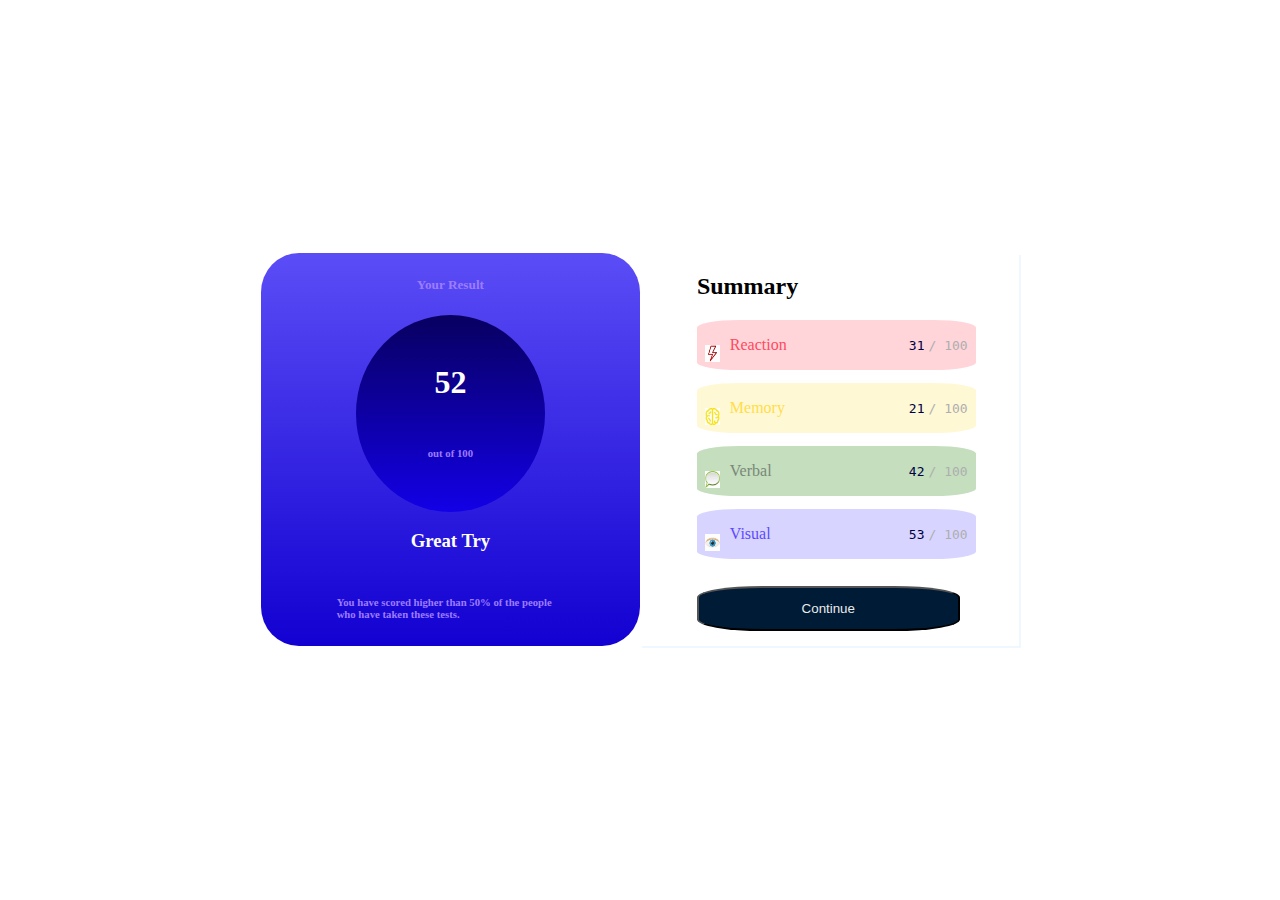
<file: index.html>
<!DOCTYPE html>
<html lang="en">
<head>
    <link rel="stylesheet" href="styles.css">
    <meta charset="UTF-8">
    <meta name="viewport" content="width=device-width, initial-scale=1.0">
    <link rel="stylesheet" href="https://cdnjs.cloudflare.com/ajax/libs/font-awesome/4.7.0/css/font-awesome.min.css">
    <title>1st Exam</title>
</head>
<body>
  <div id="One">

    <div id="Two">
        
        <div id="Three">
            <div id="Math">
            <h5>Your Result</h5>
               </div>
                <div id="Half">
            <h1>52</h1>
            <div id="Five">
            <h6>out of 100</h6>
               </div>
                </div>
               
                <div id="Six">
            <h3>Great Try</h3>
        </div>
            <div id="Quarter">
                <h6>You have scored higher than 50% of the people who have taken these tests.</h6>
            </div>
        
        </div>

        <div id="Four">
            <h2>Summary</h2>
           

                <!-- <div id="ABCDEFGUN"> -->
    
           

             

            <div id="Fourc" class="RedLollipop">
                <div id="Subdditionc">

                    <div id="Planktonc">
                        <div id="Morec">
                            <img src="redning bolt.jpg"   width="15px" height="17px">
                        </div>
        
                        <div id="Lessc">
                        <p>Reaction</p>
                        </div>
                    </div>

                    <div id="Fifteenc">
                        <p><samp id="HIJACK">31</samp> <samp class="IIC">/ 100 </samp></p>
                    </div>    
                </div>
            </div>
            <div id="Fourc" class="YellowChocolate">
                <div id="Subdditionc">

                    <div id="Planktonc">
                        <div id="Morec">
                            <img src="yelain.jpg"   width="15px" height="17px">
                        </div>
        
                        <div id="Lessc">
                        <p>Memory</p>
                        </div>
                    </div>

                    <div id="Fifteenc">
                        <p><samp id="HIJACK">21</samp> <samp class="IIC">/ 100 </samp></p>
                    </div>    
                </div>
            </div>
                    <div id="Fourc">
                        <div id="Subdditionc">

                            <div id="Planktonc">
                                <div id="Morec">
                                    <img src="grespeble.jpg"   width="15px" height="17px">
                                </div>
                
                                <div id="Lessc">
                                <p>Verbal</p>
                                </div>
                            </div>
        
                            <div id="Fifteenc">
                                <p><samp id="HIJACK">42</samp> <samp class="IIC">/ 100 </samp></p>
                            </div>    
                        </div>
                    </div>

                    <div id="Fourc" class="IndigoIceCream">
                        <div id="Subdditionc">

                            <div id="Planktonc">
                                <div id="Morec">
                                    <img src="blye.jpg"   width="15px" height="17px">
                                </div>
                
                                <div id="Lessc">
                                <p>Visual</p>
                                </div>
                            </div>
        
                            <div id="Fifteenc">
                                <p><samp id="HIJACK">53</samp> <samp class="IIC">/ 100 </samp></p>
                            </div>    
                        </div>

                        
                        
                    </div>
            
                    <div >
                           <button id="Braine">
                                Continue
                            </button> 
                        </div>
            
    </div>        
           
        

    </div>
  </div> 

  <div id="Pi">
    
  </div>
</body>
</html>
</file>
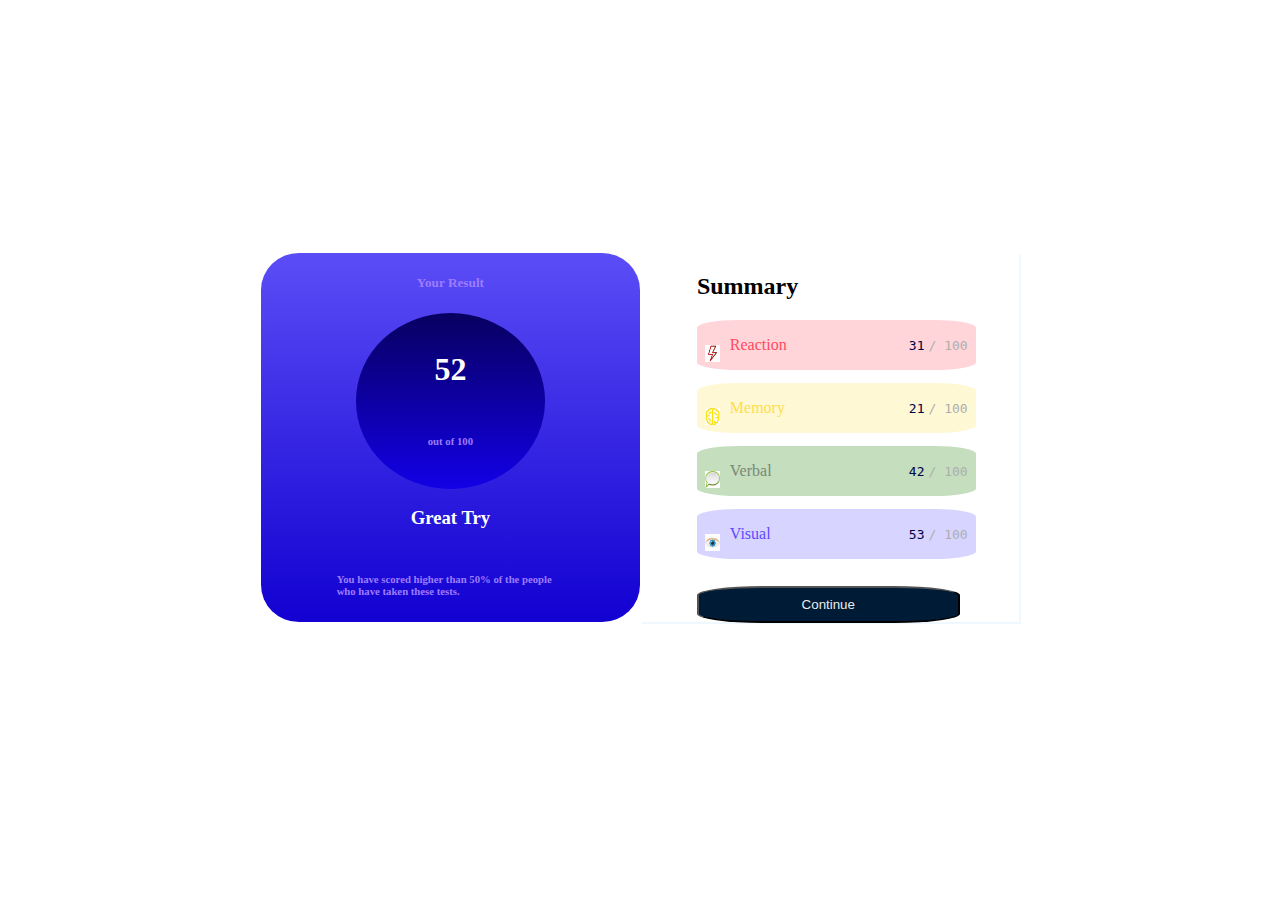
<file: 1stExam.html>
<!DOCTYPE html>
<html lang="en">
<head>
    <link rel="stylesheet" href="1stExam.css">
    <meta charset="UTF-8">
    <meta name="viewport" content="width=device-width, initial-scale=1.0">
    <link rel="stylesheet" href="https://cdnjs.cloudflare.com/ajax/libs/font-awesome/4.7.0/css/font-awesome.min.css">
    <title>1st Exam</title>
</head>
<body>
  <div id="One">

    <div id="Two">
        
        <div id="Three">
            <div id="Math">
            <h5>Your Result</h5>
               </div>
                <div id="Half">
            <h1>52</h1>
            <div id="Five">
            <h6>out of 100</h6>
               </div>
                </div>
               
                <div id="Six">
            <h3>Great Try</h3>
        </div>
            <div id="Quarter">
                <h6>You have scored higher than 50% of the people who have taken these tests.</h6>
            </div>
        
        </div>

        <div id="Four">
            <h2>Summary</h2>
           

                <!-- <div id="ABCDEFGUN"> -->
    
           

             

            <div id="Fourc" class="RedLollipop">
                <div id="Subdditionc">

                    <div id="Planktonc">
                        <div id="Morec">
                            <img src="redning bolt.jpg"   width="15px" height="17px">
                        </div>
        
                        <div id="Lessc">
                        <p>Reaction</p>
                        </div>
                    </div>

                    <div id="Fifteenc">
                        <p><samp id="HIJACK">31</samp> <samp class="IIC">/ 100 </samp></p>
                    </div>    
                </div>
            </div>
            <div id="Fourc" class="YellowChocolate">
                <div id="Subdditionc">

                    <div id="Planktonc">
                        <div id="Morec">
                            <img src="yelain.jpg"   width="15px" height="17px">
                        </div>
        
                        <div id="Lessc">
                        <p>Memory</p>
                        </div>
                    </div>

                    <div id="Fifteenc">
                        <p><samp id="HIJACK">21</samp> <samp class="IIC">/ 100 </samp></p>
                    </div>    
                </div>
            </div>
                    <div id="Fourc">
                        <div id="Subdditionc">

                            <div id="Planktonc">
                                <div id="Morec">
                                    <img src="grespeble.jpg"   width="15px" height="17px">
                                </div>
                
                                <div id="Lessc">
                                <p>Verbal</p>
                                </div>
                            </div>
        
                            <div id="Fifteenc">
                                <p><samp id="HIJACK">42</samp> <samp class="IIC">/ 100 </samp></p>
                            </div>    
                        </div>
                    </div>

                    <div id="Fourc" class="IndigoIceCream">
                        <div id="Subdditionc">

                            <div id="Planktonc">
                                <div id="Morec">
                                    <img src="blye.jpg"   width="15px" height="17px">
                                </div>
                
                                <div id="Lessc">
                                <p>Visual</p>
                                </div>
                            </div>
        
                            <div id="Fifteenc">
                                <p><samp id="HIJACK">53</samp> <samp class="IIC">/ 100 </samp></p>
                            </div>    
                        </div>
                    </div>
            
            <button id="Braine">
                Continue
            </button>
    </div>        
           
        

    </div>
  </div> 

  <div id="Pi">
    
  </div>
</body>
</html>
</file>
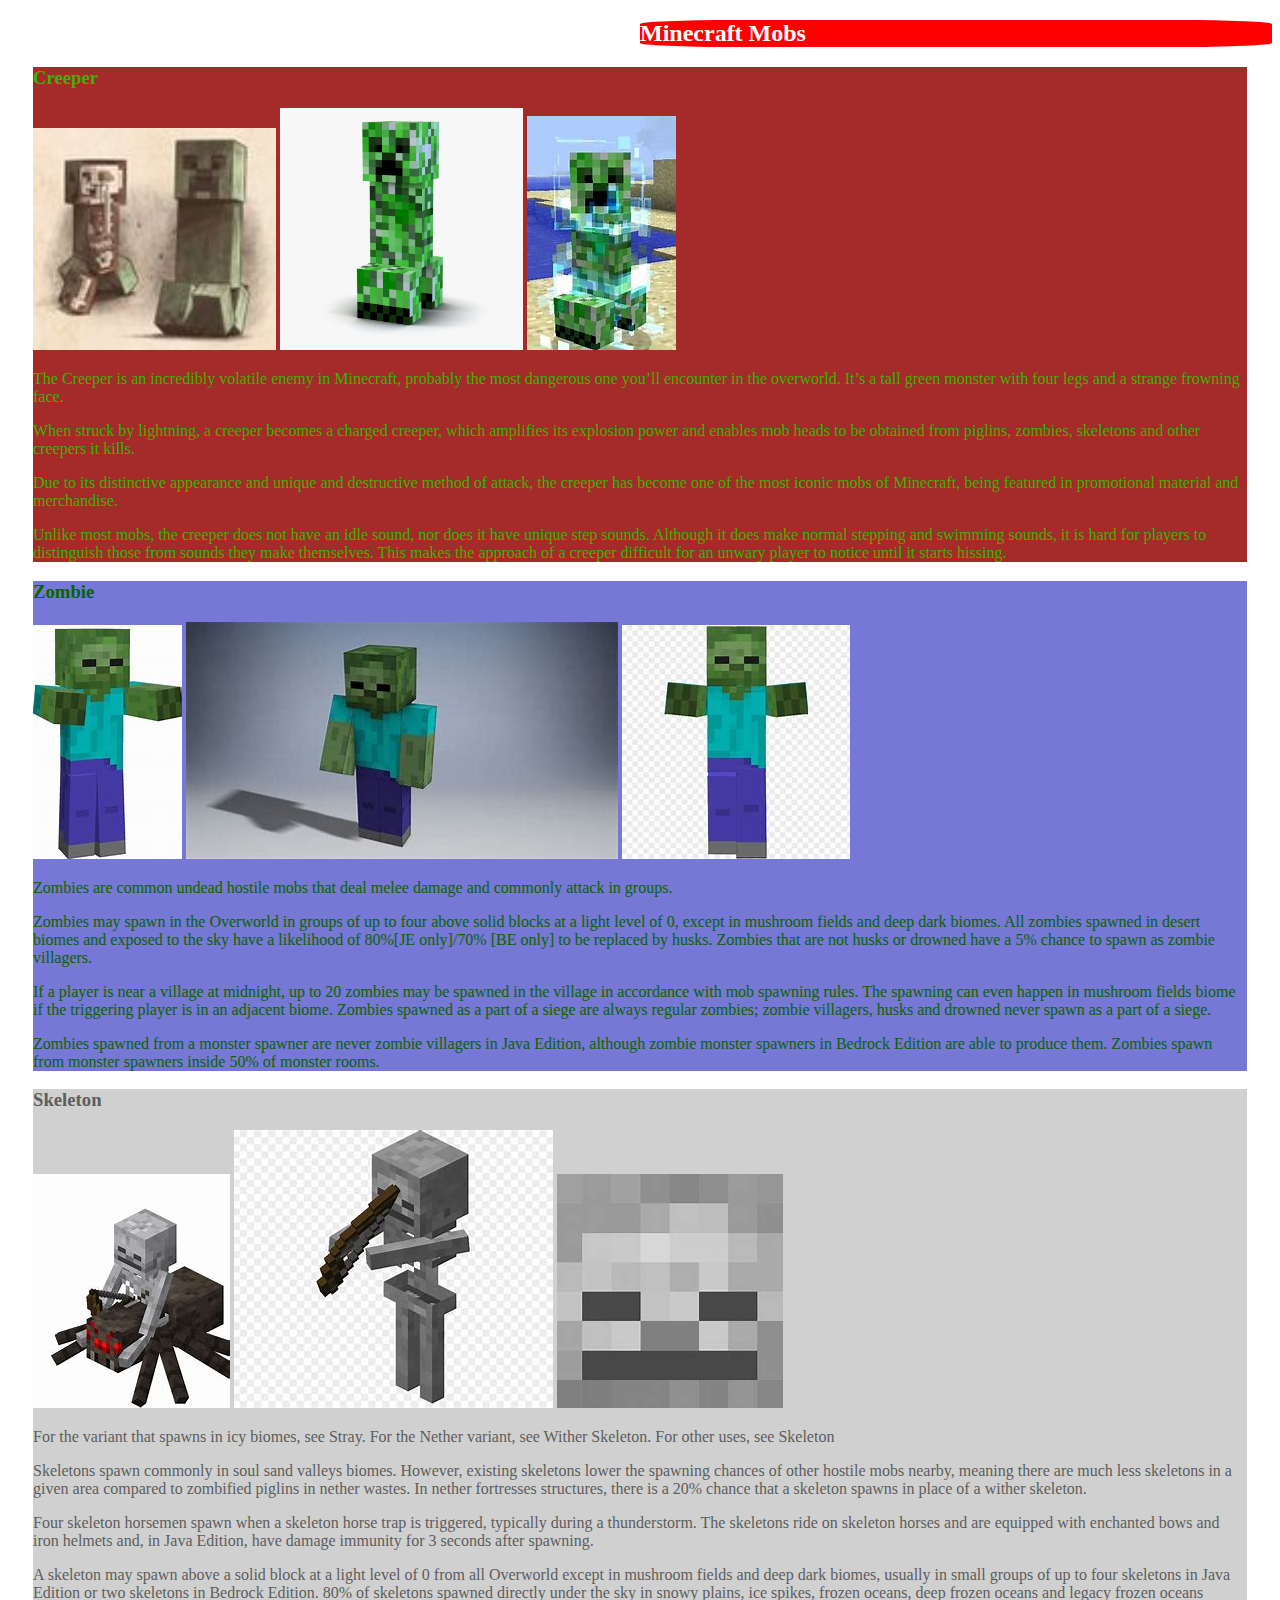
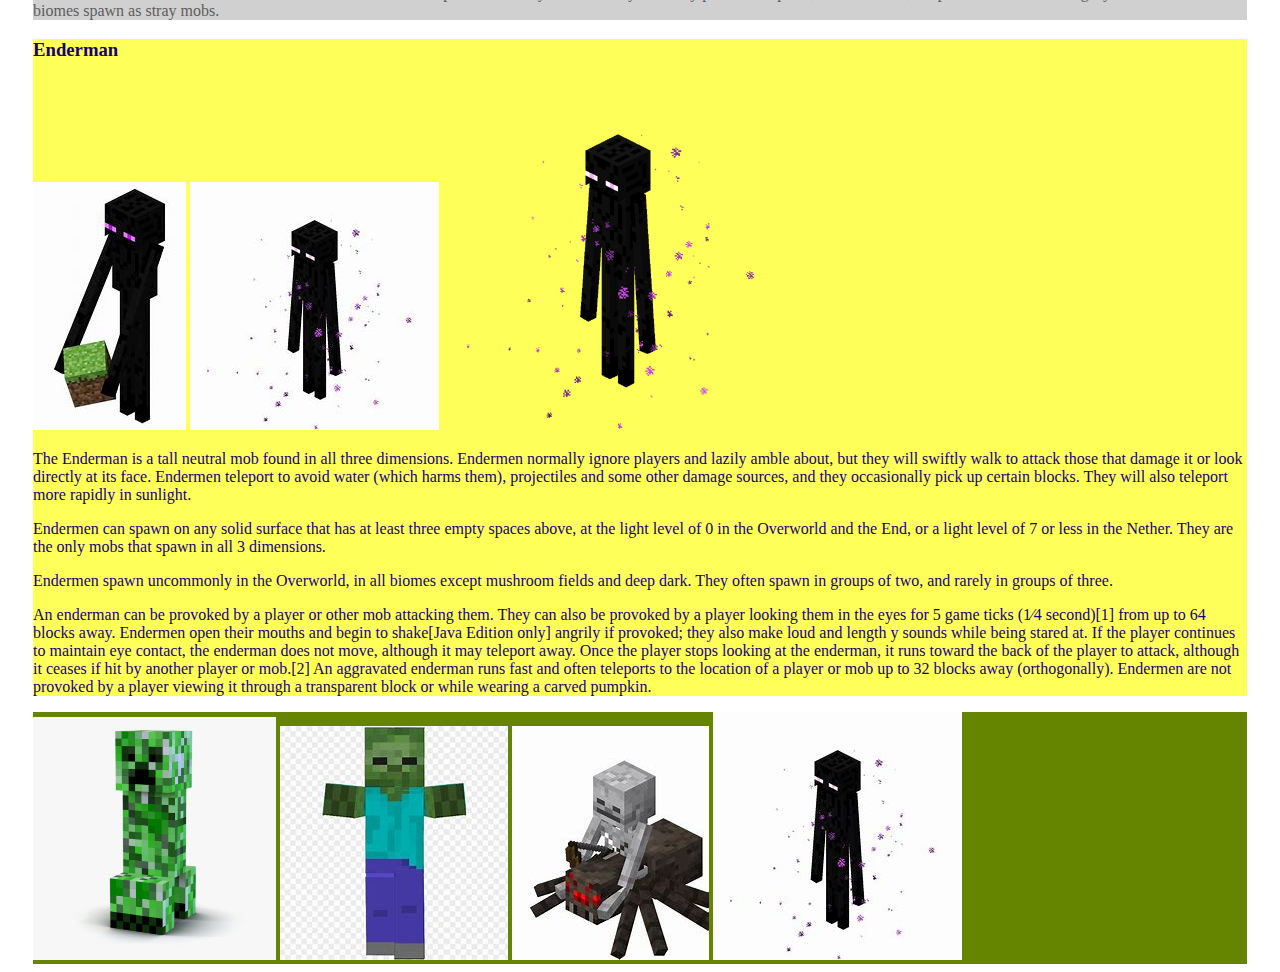
<file: Fun Codes/Document on Minecraft Mobs.html>
<!DOCTYPE html>
<html lang="en">
<head>
    <meta charset="UTF-8">
    <meta name="viewport" content="width=device-width, initial-scale=1.0">
    <title>Document on Minecraft Mobs</title>
    <link rel="stylesheet" href="Document on Minecraft.css">
</head>
<body>
    <div id="Jeb">
<h2>Minecraft Mobs</h2>
     </div>
  <div id="Gunpowder">
  <h3>Creeper</h3>
  <img src="crep.jpeg" width="20%" height="20%">
  <img src="crep2.jpg" width="20%" height="25%">
  <img src="crep3.jpg">
<p>The Creeper is an incredibly volatile enemy in Minecraft, probably the most dangerous one you’ll encounter
     in the overworld. It’s a tall green monster with four legs and a strange frowning face.</p>    

     <p>When struck by lightning, a creeper becomes a charged creeper, which amplifies its explosion power and enables mob 
        heads to be obtained from piglins‌, zombies, skeletons and other creepers it kills.</p>

        <p>Due to its distinctive appearance and unique and destructive method of attack, the creeper has become one
             of the most iconic mobs of Minecraft, being featured in promotional material and merchandise.</p>
             
        <p>Unlike most mobs, the creeper does not have an idle sound, nor does it have unique step sounds. Although it does make normal 
                stepping and swimming sounds, it is hard for players to distinguish those from sounds they make themselves.
                 This makes the approach of a creeper difficult for an unwary player to notice until it starts hissing.</p>


                 
    </div>
    
    <div id="Brainz">
        <h3>Zombie</h3>
        <img src="zomb.jpg">
        <img src="zomb2.jpg"> 
        <img src="zomb3.jpg">
        <p>Zombies are common undead hostile mobs that deal melee damage and commonly attack in groups.</p>

       <p>Zombies may spawn in the Overworld in groups of up to four above solid blocks at a light level of 0, except in mushroom 
        fields and deep dark biomes. All zombies spawned in desert biomes and exposed to the sky have a likelihood of 80%‌[JE only]/70%
        ‌[BE only] to be replaced 
        by husks. Zombies that are not husks or drowned have a 5% chance to spawn as zombie villagers.</p>

        <p>If a player is near a village at midnight, up to 20 zombies may be spawned in the village in accordance with 
            mob spawning rules. The spawning can even happen in mushroom fields biome if the triggering player is in an adjacent biome. 
            Zombies spawned as a part of a siege are always
             regular zombies; zombie villagers, husks and drowned never spawn as a part of a siege.</p>

        <p>Zombies spawned from a monster spawner are never zombie villagers in Java Edition, although zombie 
            monster spawners in Bedrock Edition
             are able to produce them. Zombies spawn from monster spawners inside 50% of monster rooms.</p>
     </div>

     <div id="Bone">
      <h3>Skeleton</h3>
      <img src="skel.jpg">
      <img src="skel2.jpg">
      <img src="skel3.jpg">
      <p>For the variant that spawns in icy biomes, see Stray. For the Nether variant, see Wither Skeleton. 
        For other uses, see Skeleton</p>

        <p>Skeletons spawn commonly in soul sand valleys biomes. However, existing skeletons lower the spawning chances of other 
            hostile mobs nearby, meaning there are much less skeletons in a given area compared to zombified piglins in nether wastes. 
            In nether fortresses structures, there is a 20% 
            chance that a skeleton spawns in place of a wither skeleton.</p>

        <p>Four skeleton horsemen spawn when a skeleton horse trap is triggered, typically during a thunderstorm. 
            The skeletons ride on skeleton horses and are equipped with enchanted bows 
            and iron helmets and, in Java Edition, have damage immunity for 3 seconds after spawning.</p>

         <p>A skeleton may spawn above a solid block at a light level of 0 from all Overworld except in mushroom 
            fields and deep dark biomes, usually in small groups of up to four skeletons in Java Edition or two skeletons in Bedrock Edition. 
            80% of skeletons spawned directly under the sky in snowy plains, ice spikes, 
            frozen oceans, deep frozen oceans and legacy frozen oceans biomes spawn as stray mobs.</p>   
     </div>

     <div id="ETP">
     <h3>Enderman</h3>
     <img src="ender.jpg">
     <img src="ender2.jpg">
     <img src="ender3.webp">
     <p>The Enderman is a tall neutral mob found in all three dimensions. Endermen normally ignore players and lazily 
        amble about, but they will swiftly walk to attack those that damage it or look directly at its face. Endermen teleport 
        to avoid water (which harms them), projectiles and some other damage sources, and they occasionally pick up certain blocks. 
        They will also teleport more rapidly in sunlight.</p>

       <p>Endermen can spawn on any solid surface that has at least three empty spaces above, at the light level of 0 in 
        the Overworld and the End, or a light level of 7 or less in 
        the Nether. They are the only mobs that spawn in all 3 dimensions.</p>

        <p>Endermen spawn uncommonly in the Overworld, in all biomes except mushroom fields and deep dark.
             They often spawn in groups of two, and rarely in groups of three.</p>

        <p>An enderman can be provoked by a player or other mob attacking them. They can also be provoked by a player looking them 
            in the eyes for 5 game ticks (1⁄4 second)[1] from up to 64 blocks away. Endermen 
            open their mouths and begin to shake‌[Java Edition only] angrily if provoked; they also make loud and length
            y sounds while being stared at. If the player continues to maintain eye contact, the enderman does not move, 
            although it may teleport away. Once the player stops looking at the enderman, it runs toward the back of the player 
            to attack, although it ceases if hit by another player or mob.[2] An aggravated enderman runs fast and often teleports to 
            the location of a player or mob up to 32 blocks away (orthogonally). Endermen are not provoked by a player viewing it 
            through a transparent block or while wearing a carved pumpkin.</p>
     </div>

     <div id="img">
        <img src="crep2.jpg" width="20%" hight="25%">
        <img src="zomb3.jpg">
        <img src="skel.jpg">
        <img src="ender2.jpg">
     </div>
</body>
</html>
</file>
<file: styles.css>
#Two{
    
    display: grid;
    justify-content: center;
    margin: 20%;
    grid-template-columns: 1fr 1fr;
    border-radius: 10%;
}

#Three{
     background-image: linear-gradient(rgb(91, 77, 246),rgb(18, 1, 209)); 
    border-radius: 10%;
    align-items: center;
    display: flex;
    justify-content: center;
    flex-direction: column;
}


/* #ABCDEFGUN{
  margin-top: 5%;
}  */

#Four{
    /* margin-left: 15%;
    
    margin-right: 15%; */
    box-shadow: 2px 2px aliceblue;
     padding-left: 15%;
    
    padding-right: 15%; 
}

#Fourb{
    
    margin-right: 15%;
    background-color: rgb(255, 246, 196);
    color: rgb(255, 239, 93);
    border-radius: 15%;
    width: 99%;
    margin-top: 5%;
    padding-left: 3%;
    padding-right: 3%;
    
}


#Fourc{
    
    margin-right: 15%;
    background-color: #c4debe;
    color: #798878;
    border-radius: 15%;
    width: 99%;
    margin-top: 5%;
    padding-left: 3%;
    padding-right: 3%;
}

#Fourd{
    
    margin-right: 15%;
    background-color: rgb(204, 203, 249);
    color: #a2a0cc;
    border-radius: 15%;
    justify-content: flex;
    width: 99%;
    margin-top: 5%;
    padding-left: 3%;
    padding-right: 3%;
}

#Five{
    color: #9d7cff;
}

#Six{
    color: white;
}

#Half{
    border-radius: 50%;
    background-image: linear-gradient(rgb(8, 0, 96),rgb(19, 0, 230)); 
    width: 50%;
    height: 50%;
    display: flex;
    justify-content: center;
    align-items: center;
    flex-direction: column;
    color:white;
}

#Quarter{
    display: flex;
    align-items: center;
    color: #9d7cff;
    justify-content: center;
    
     margin-left: 20%; 
     margin-right: 20%; 
}

.RedLollipop{
    background-color: #ffd5da !important;
    color: #ff495e !important;
    
}

.YellowChocolate{
    background-color: #fff8d5 !important;
    color: #ffde49 !important;
    
}

.IndigoIceCream{                                    
    background-color: #d7d5ff !important;
    color: #5e49ff !important;
    
}
.IIC{
    color: rgb(174, 174, 174);
}

#HIJACK{
    color: #a4a4a4;
}



#Divide{
    
    background-color: #ffadad;
    border-radius: 21%;
    color: #ca7c85;
    
    

    
}  

#Math{
    color: #9d7cff;
}

#Subbditon{
    display: flex;
    justify-content: space-between;
    padding-left: 3%;
    padding-right: 2.87%;
    
}

#More{
    display: flex;
    justify-content: space-between;
    margin-top: 25px;
}

#Less{
    margin-left: 10px;
}


#Plankton{
    display: flex;
    justify-content: space-between;
    
}

#Fifteen{
    margin-left: 120px;
}

#Subdditionb{
    display: flex;
    justify-content: space-between;
    
    
}

#Moreb{
    display: flex;
    justify-content: space-between;
    margin-top: 25px;
}

#Lessb{
    margin-left: 10px;
}

#Braine{
    border-radius: 25%;
    padding: 5%;;
    background-color: rgb(0, 27, 53) !important;
    color: rgb(235, 235, 235);
    margin-top: 10%;
    width: 99%;
    height: 10%;
    margin-bottom: 15px;
    
}

#Planktonb{
    display: flex;
    justify-content: space-between;
    
}

#Fifteenb{
    margin-left: 120px;
}

#Subdditionc{
    display: flex;
    justify-content: space-between;
    
    
}

#Morec{
    display: flex;
    justify-content: space-between;
    margin-top: 25px;
}

#Lessc{
    margin-left: 10px;
}


#Planktonc{
    display: flex;
    justify-content: space-between;
    
}

#Fifteenc{
    margin-left: 70px;
}

#HIJACK{
    color: rgb(0, 0, 69);
    
}

#Subdditiond{
    display: flex;
    justify-content: space-between;
    
    
}

#Mored{
    display: flex;
    justify-content: space-between;
    margin-top: 25px;
}

#Lessd{
    margin-left: 10px;
}


#Planktond{
    display: flex;
    justify-content: space-between;
    
}

#Fifteend{
    margin-left: 120px;
}

 @media (max-width: 767px) {
    #Two{
        display: block;
        margin: 1px;
    }

    #Half{
        width: 200px;
    }

    #Four{
        padding-left: 5%;
    
    padding-right: 10%;
    } 

    #Braine{
        height: 50px;
    }
}
</file>
<file: 1stExam.css>
#Two{
    
    display: grid;
    justify-content: center;
    margin: 20%;
    grid-template-columns: 1fr 1fr;
    border-radius: 10%;
}

#Three{
     background-image: linear-gradient(rgb(91, 77, 246),rgb(18, 1, 209)); 
    border-radius: 10%;
    align-items: center;
    display: flex;
    justify-content: center;
    flex-direction: column;
}


/* #ABCDEFGUN{
  margin-top: 5%;
}  */

#Four{
    /* margin-left: 15%;
    
    margin-right: 15%; */
    box-shadow: 2px 2px aliceblue;
     padding-left: 15%;
    
    padding-right: 15%; 
}

#Fourb{
    
    margin-right: 15%;
    background-color: rgb(255, 246, 196);
    color: rgb(255, 239, 93);
    border-radius: 15%;
    width: 99%;
    margin-top: 5%;
    padding-left: 3%;
    padding-right: 3%;
    
}


#Fourc{
    
    margin-right: 15%;
    background-color: #c4debe;
    color: #798878;
    border-radius: 15%;
    width: 99%;
    margin-top: 5%;
    padding-left: 3%;
    padding-right: 3%;
}

#Fourd{
    
    margin-right: 15%;
    background-color: rgb(204, 203, 249);
    color: #a2a0cc;
    border-radius: 15%;
    justify-content: flex;
    width: 99%;
    margin-top: 5%;
    padding-left: 3%;
    padding-right: 3%;
}

#Five{
    color: #9d7cff;
}

#Six{
    color: white;
}

#Half{
    border-radius: 50%;
    background-image: linear-gradient(rgb(8, 0, 96),rgb(19, 0, 230)); 
    width: 50%;
    height: 50%;
    display: flex;
    justify-content: center;
    align-items: center;
    flex-direction: column;
    color:white;
}

#Quarter{
    display: flex;
    align-items: center;
    color: #9d7cff;
    justify-content: center;
    
     margin-left: 20%; 
     margin-right: 20%; 
}

.RedLollipop{
    background-color: #ffd5da !important;
    color: #ff495e !important;
    
}

.YellowChocolate{
    background-color: #fff8d5 !important;
    color: #ffde49 !important;
    
}

.IndigoIceCream{                                    
    background-color: #d7d5ff !important;
    color: #5e49ff !important;
    
}
.IIC{
    color: rgb(174, 174, 174);
}

#HIJACK{
    color: #a4a4a4;
}



#Divide{
    
    background-color: #ffadad;
    border-radius: 21%;
    color: #ca7c85;
    
    

    
}  

#Math{
    color: #9d7cff;
}

#Subbditon{
    display: flex;
    justify-content: space-between;
    padding-left: 3%;
    padding-right: 2.87%;
    
}

#More{
    display: flex;
    justify-content: space-between;
    margin-top: 25px;
}

#Less{
    margin-left: 10px;
}


#Plankton{
    display: flex;
    justify-content: space-between;
    
}

#Fifteen{
    margin-left: 120px;
}

#Subdditionb{
    display: flex;
    justify-content: space-between;
    
    
}

#Moreb{
    display: flex;
    justify-content: space-between;
    margin-top: 25px;
}

#Lessb{
    margin-left: 10px;
}

#Braine{
    border-radius: 25%;
    background-color: rgb(0, 27, 53);
    color: rgb(235, 235, 235);
    margin-top: 10%;
    width: 99%;
    height: 10%;
    margin-bottom: 15px;
}

#Planktonb{
    display: flex;
    justify-content: space-between;
    
}

#Fifteenb{
    margin-left: 120px;
}

#Subdditionc{
    display: flex;
    justify-content: space-between;
    
    
}

#Morec{
    display: flex;
    justify-content: space-between;
    margin-top: 25px;
}

#Lessc{
    margin-left: 10px;
}


#Planktonc{
    display: flex;
    justify-content: space-between;
    
}

#Fifteenc{
    margin-left: 120px;
}

#HIJACK{
    color: rgb(0, 0, 69);
    
}

#Subdditiond{
    display: flex;
    justify-content: space-between;
    
    
}

#Mored{
    display: flex;
    justify-content: space-between;
    margin-top: 25px;
}

#Lessd{
    margin-left: 10px;
}


#Planktond{
    display: flex;
    justify-content: space-between;
    
}

#Fifteend{
    margin-left: 120px;
}
</file>
<file: Fun Codes/Document on Minecraft.css>
#Gunpowder{
    color: rgb(57, 180, 0);
    background-color: brown;
    margin-left: 25px;
    margin-right: 25px;
    align-items: center;
}

#Jeb{
    margin-left: 50%;
    color: rgb(255, 255, 255);
    background-color: rgb(255, 0, 0);
    border-radius: 15%;
}

#Brainz{
    color: rgb(7, 100, 0);
    background-color: rgba(0, 0, 177, 0.534);
    margin-left: 25px;
    margin-right: 25px;
    align-items: center;
}

#Bone{
    color: rgb(93, 93, 93);
    background-color: rgb(208, 208, 208);
    margin-left: 25px;
    margin-right: 25px;
    align-items: center;
}

#ETP{
    color:rgb(26, 0, 118);
    background-color: rgb(255, 255, 90);
    margin-left: 25px;
    margin-right: 25px;
    align-items: center;
}

#img{
    background-color: rgb(101, 132, 0);
    margin-left: 25px;
    margin-right: 25px;
    align-items: center;
}
</file>
